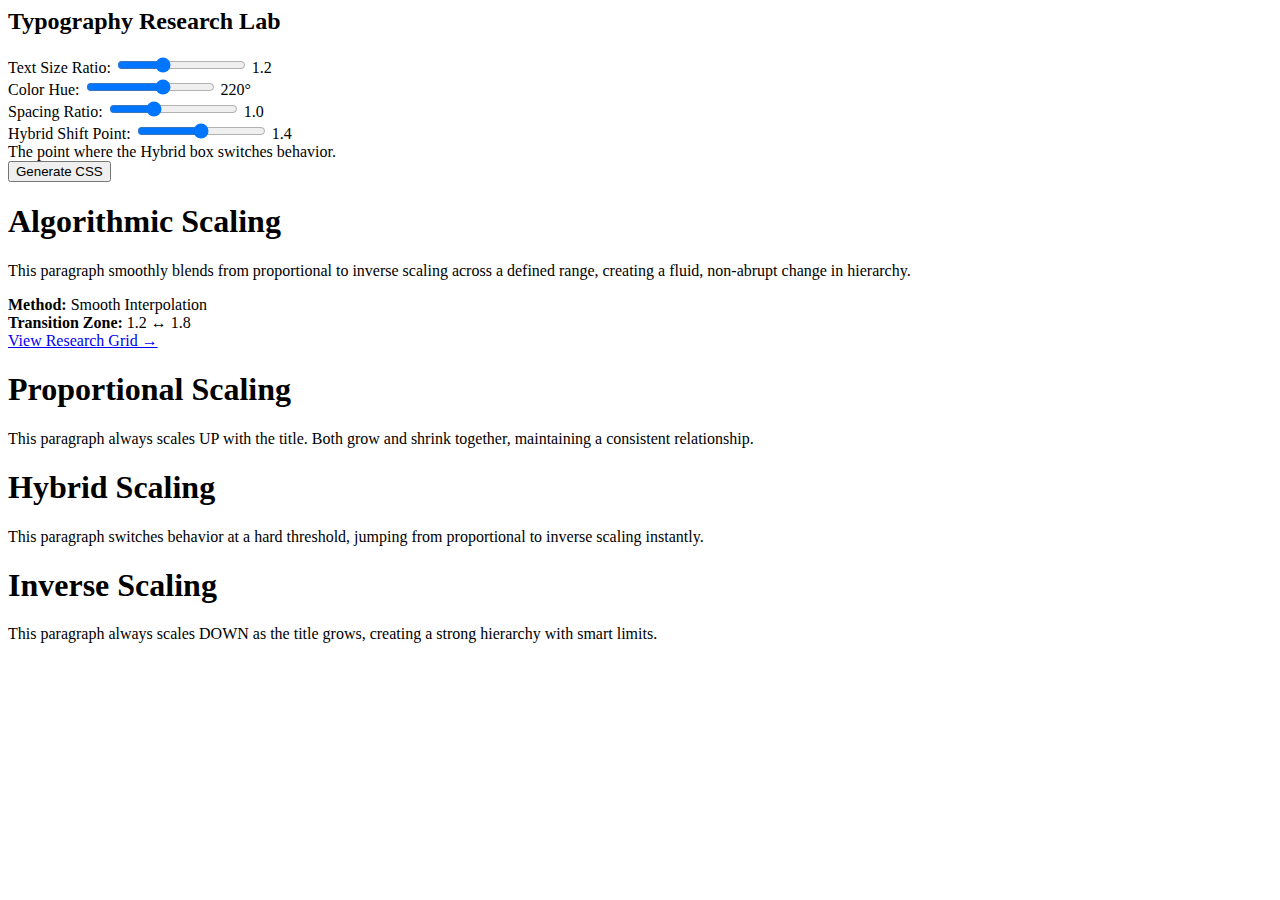
<file: simple2/hybridConfigurator.html>
<body>
    <div class="page-container">
        <div class="top-row two-column">
            <div class="control-box">
                <h2>Typography Research Lab</h2>
                
                <div class="controls">
                    <div class="control">
                        <label for="textSize">Text Size Ratio:</label>
                        <input type="range" id="textSize" min="0.8" max="2" value="1.2" step="0.1">
                        <span id="textSizeValue">1.2</span>
                    </div>
                    
                    <div class="control">
                        <label for="hue">Color Hue:</label>
                        <input type="range" id="hue" min="0" max="360" value="220" step="1">
                        <span id="hueValue">220°</span>
                    </div>
                    
                    <div class="control">
                        <label for="spacing">Spacing Ratio:</label>
                        <input type="range" id="spacing" min="0.5" max="2" value="1" step="0.1">
                        <span id="spacingValue">1.0</span>
                    </div>
                    
                    <div class="control hybrid-control">
                        <label for="shiftPoint">Hybrid Shift Point:</label>
                        <input type="range" id="shiftPoint" min="0.8" max="2" value="1.4" step="0.1">
                        <span id="shiftPointValue">1.4</span>
                        <div class="control-hint">The point where the Hybrid box switches behavior.</div>
                    </div>
                </div>
                
                <button id="generateCSS" class="action-btn">Generate CSS</button>
            </div>
            
            <div class="text-box tertiary-box algorithmic-text research-box">
                <h1>Algorithmic Scaling</h1>
                <p class="style-d">This paragraph smoothly blends from proportional to inverse scaling across a defined range, creating a fluid, non-abrupt change in hierarchy.</p>
                <div class="scaling-note">
                    <strong>Method:</strong> Smooth Interpolation<br>
                    <strong>Transition Zone:</strong> 1.2 ↔ 1.8
                </div>
                <a href="simpleGrid.html" class="action-btn research-btn">View Research Grid →</a>
            </div>
        </div>

        <div class="bottom-row three-column">
            <div class="text-box primary-box proportional-text">
                <h1>Proportional Scaling</h1>
                <p class="style-a">This paragraph always scales UP with the title. Both grow and shrink together, maintaining a consistent relationship.</p>
            </div>
            
            <div class="text-box tertiary-box hybrid-text">
                <h1>Hybrid Scaling</h1>
                <p class="style-c">This paragraph switches behavior at a hard threshold, jumping from proportional to inverse scaling instantly.</p>
            </div>
            
            <div class="text-box secondary-box inverse-text">
                <h1>Inverse Scaling</h1>
                <p class="style-b">This paragraph always scales DOWN as the title grows, creating a strong hierarchy with smart limits.</p>
            </div>
        </div>
    </div>
    
    <script src="simpleScript.js"></script>
</body>
</file>
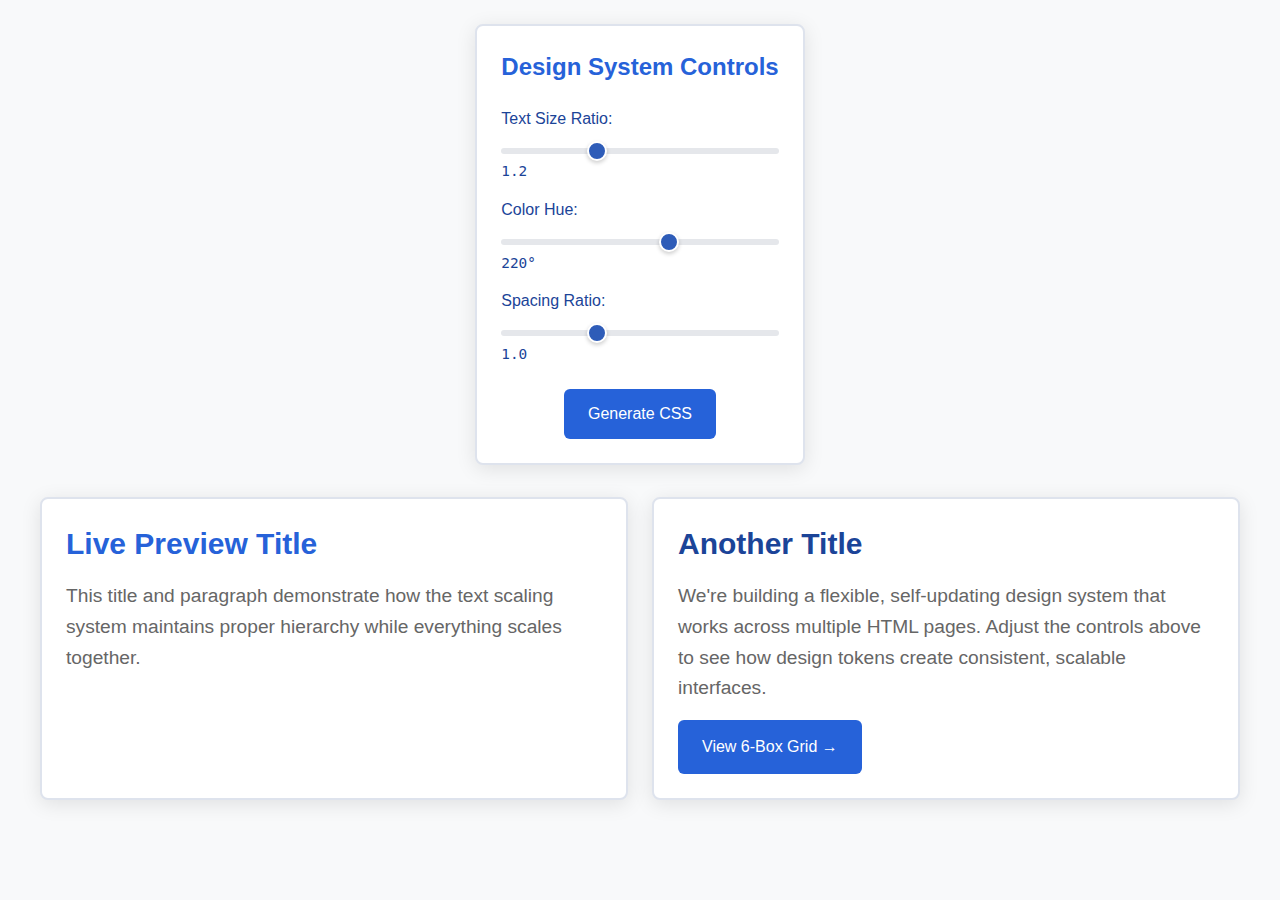
<file: simple2/simpleConfigurator.html>
<!DOCTYPE html>
<html lang="en">
<head>
    <meta charset="UTF-8">
    <meta name="viewport" content="width=device-width, initial-scale=1.0">
    <title>Fontolo Simple - Design Token Configurator</title>
    <link rel="stylesheet" href="simpleStyle.css">
</head>
<body>
    <div class="page-container">
        <!-- Top Row: Controls -->
        <div class="top-row">
            <div class="control-box">
                <h2>Design System Controls</h2>
                
                <div class="controls">
                    <div class="control">
                        <label for="textSize">Text Size Ratio:</label>
                        <input type="range" id="textSize" min="0.8" max="2" value="1.2" step="0.1">
                        <span id="textSizeValue">1.2</span>
                    </div>
                    
                    <div class="control">
                        <label for="hue">Color Hue:</label>
                        <input type="range" id="hue" min="0" max="360" value="220" step="1">
                        <span id="hueValue">220°</span>
                    </div>
                    
                    <div class="control">
                        <label for="spacing">Spacing Ratio:</label>
                        <input type="range" id="spacing" min="0.5" max="2" value="1" step="0.1">
                        <span id="spacingValue">1.0</span>
                    </div>
                </div>
                
                <button id="generateCSS" class="action-btn">Generate CSS</button>
            </div>
        </div>

        <!-- Bottom Row: Two Text Boxes -->
        <div class="bottom-row">
            <div class="text-box primary-box">
                <h1>Live Preview Title</h1>
                <p>This title and paragraph demonstrate how the text scaling system maintains proper hierarchy while everything scales together.</p>
            </div>
            
            <div class="text-box secondary-box">
                <h1>Another Title</h1>
                <p>We're building a flexible, self-updating design system that works across multiple HTML pages. Adjust the controls above to see how design tokens create consistent, scalable interfaces.</p>
                <a href="simpleGrid.html" class="action-btn" style="margin-top: var(--base-spacing);">View 6-Box Grid →</a>
            </div>
        </div>
    </div>
    
    <script src="simpleScript.js"></script>
</body>
</html>
</file>
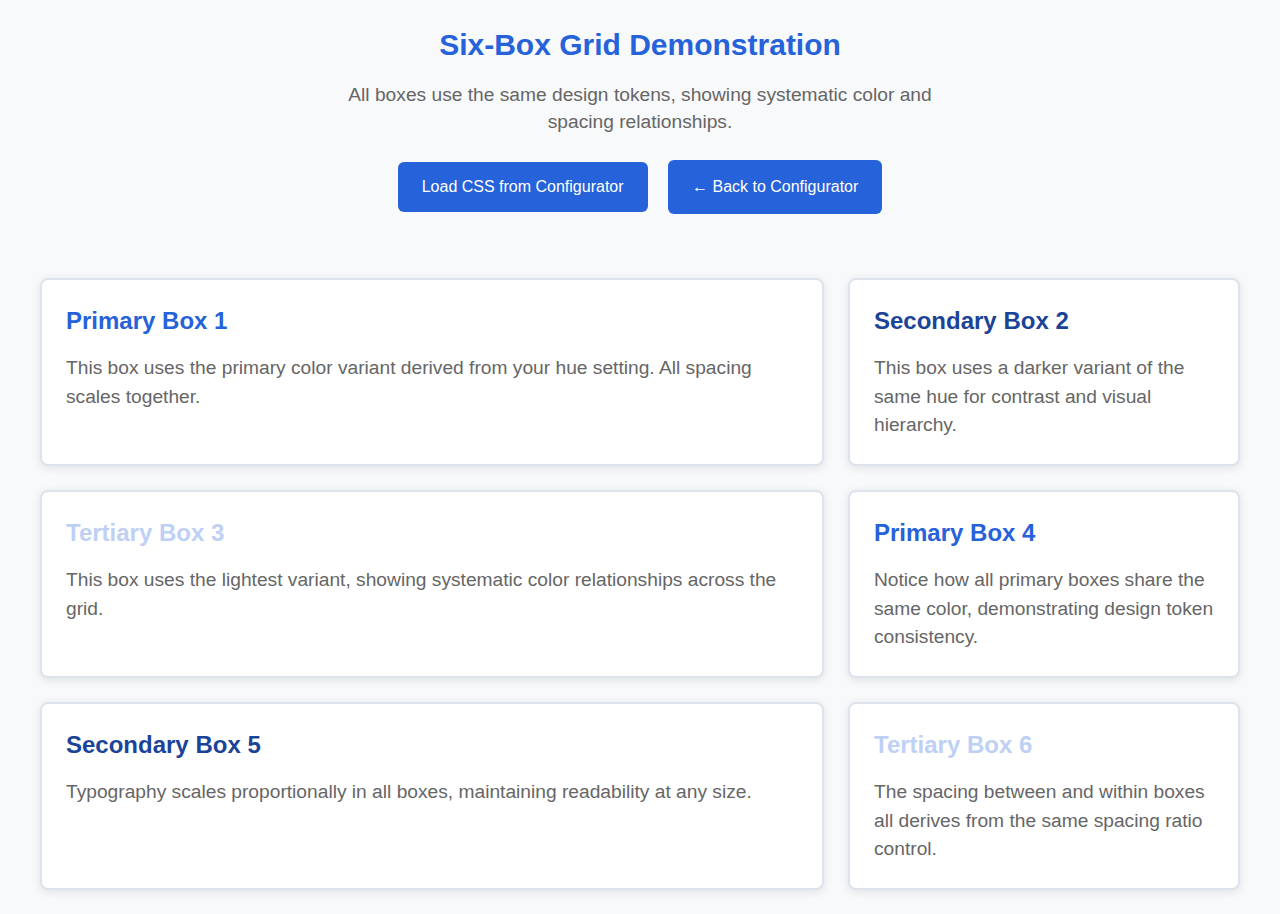
<file: simple2/simpleGrid.html>
<!DOCTYPE html>
<html lang="en">
<head>
    <meta charset="UTF-8">
    <meta name="viewport" content="width=device-width, initial-scale=1.0">
    <title>Fontolo Simple - 6-Box Grid Demo</title>
    <link rel="stylesheet" href="simpleStyle.css">
</head>
<body>
    <div class="page-container">
        <div class="grid-header">
            <h1>Six-Box Grid Demonstration</h1>
            <p>All boxes use the same design tokens, showing systematic color and spacing relationships.</p>
            <button id="loadCSS" class="action-btn">Load CSS from Configurator</button>
            <a href="simpleConfigurator.html" class="action-btn" style="margin-left: var(--base-spacing);">← Back to Configurator</a>
        </div>
        
        <div class="grid-container six-grid">
            <div class="demo-box primary">
                <h2>Primary Box 1</h2>
                <p>This box uses the primary color variant derived from your hue setting. All spacing scales together.</p>
            </div>
            
            <div class="demo-box secondary">
                <h2>Secondary Box 2</h2>
                <p>This box uses a darker variant of the same hue for contrast and visual hierarchy.</p>
            </div>
            
            <div class="demo-box tertiary">
                <h2>Tertiary Box 3</h2>
                <p>This box uses the lightest variant, showing systematic color relationships across the grid.</p>
            </div>

            <div class="demo-box primary">
                <h2>Primary Box 4</h2>
                <p>Notice how all primary boxes share the same color, demonstrating design token consistency.</p>
            </div>
            
            <div class="demo-box secondary">
                <h2>Secondary Box 5</h2>
                <p>Typography scales proportionally in all boxes, maintaining readability at any size.</p>
            </div>
            
            <div class="demo-box tertiary">
                <h2>Tertiary Box 6</h2>
                <p>The spacing between and within boxes all derives from the same spacing ratio control.</p>
            </div>
        </div>
    </div>
    
    <script src="simpleScript.js"></script>
</body>
</html>
</file>
<file: simple2/simpleStyle.css>
/* ========================================= */
/* FONTOLO SIMPLE - DESIGN TOKEN SYSTEM     */
/* A minimal, self-demonstrating CSS        */
/* design system configurator                */
/* ========================================= */

/* ========================================= */
/* TYPOGRAPHY SCALING TESTS                 */
/* Two different approaches to compare       */
/* ========================================= */

:root {
    /* Core user-controlled variables */
    --text-ratio: 1.2;        /* Multiplier for scaling text sizes */
    --hue: 220;               /* Base hue (0-360) for entire color system */
    --spacing-ratio: 1;       /* Multiplier for all spacing and padding */
    
    /* Base typography */
    --base-size: 16px;                                    /* Foundation text size */
    
    /* STYLE A: Proportional Scaling - everything scales together */
    --paragraph-size-a: calc(var(--base-size) * var(--text-ratio));
    --large-size-a: calc(var(--paragraph-size-a) * 1.25);
    --xlarge-size-a: calc(var(--large-size-a) * 1.25);
    
    /* STYLE B: Inverse Scaling - paragraph gets smaller as title grows */
    --paragraph-ratio-b: clamp(1.1, calc(1 / var(--text-ratio)), 1.4);
    --paragraph-size-b: calc(var(--base-size) * var(--paragraph-ratio-b));
    --large-size-b: calc(var(--base-size) * var(--text-ratio) * 1.25);
    --xlarge-size-b: calc(var(--large-size-b) * 1.25);
    
    /* Default sizes - use proportional as default */
    --paragraph-size: var(--paragraph-size-a);
    --large-size: var(--large-size-a);
    --xlarge-size: var(--xlarge-size-a);
    
    /* Spacing scale */
    --base-spacing: calc(1rem * var(--spacing-ratio));    /* Standard gap/padding */
    --large-spacing: calc(1.5rem * var(--spacing-ratio)); /* Larger sections */
    --xl-spacing: calc(2rem * var(--spacing-ratio));      /* Page-level spacing */
    
    /* Color system - all colors derive from the single hue variable */
    --primary-color: hsl(var(--hue), 70%, 50%);    /* Main brand color */
    --secondary-color: hsl(var(--hue), 70%, 35%);  /* Darker variant for contrast */
    --tertiary-color: hsl(var(--hue), 70%, 85%);   /* Light variant for subtle elements */
    --border-color: hsl(var(--hue), 30%, 90%);     /* Very light borders */
    --slider-color: hsl(var(--hue), 60%, 45%);     /* Interactive elements */
}

/* ========================================= */
/* TYPOGRAPHY STYLE APPLICATIONS            */
/* ========================================= */

/* Style A: Proportional scaling paragraphs */
.style-a {
    font-size: var(--paragraph-size-a) !important;
    line-height: calc(1.6 * var(--spacing-ratio));
}

/* Style B: Inverse scaling paragraphs */
.style-b {
    font-size: var(--paragraph-size-b) !important;
    line-height: calc(1.6 * var(--spacing-ratio));
}

/* Container classes for heading sizes */
.proportional-text h1 { font-size: var(--xlarge-size-a) !important; }
.proportional-text h2 { font-size: var(--large-size-a) !important; }

.inverse-text h1 { font-size: var(--xlarge-size-b) !important; }
.inverse-text h2 { font-size: var(--large-size-b) !important; }

/* ========================================= */
/* SCALING NOTES (Visual Indicators)        */
/* ========================================= */

.scaling-note {
    margin-top: var(--base-spacing);
    padding: var(--base-spacing);
    background: var(--tertiary-color);
    border-radius: calc(4px * var(--spacing-ratio));
    font-size: calc(var(--base-size) * 0.85);
    color: var(--secondary-color);
    border-left: 3px solid var(--primary-color);
}

/* ========================================= */
/* BROWSER RESET & BASE STYLES              */
/* ========================================= */
* {
    margin: 0;           /* Remove all default margins */
    padding: 0;          /* Remove all default padding */
    box-sizing: border-box;  /* Include padding/border in element width */
}

body {
    font-family: -apple-system, BlinkMacSystemFont, 'Segoe UI', sans-serif;  /* System fonts */
    font-size: var(--base-size);                    /* Uses our token system */
    line-height: calc(1.4 * var(--spacing-ratio)); /* Line height scales with spacing */
    background: #f8f9fa;                           /* Light neutral background */
    padding: var(--large-spacing);                 /* Page padding scales with system */
}


/* ========================================= */
/* PAGE LAYOUT CONTAINERS                   */
/* ========================================= */

/* Main page container - holds all content */
.page-container {
    max-width: 1200px;           /* Wider for two-column layout */
    margin: 0 auto;              /* Centers horizontally */
    display: flex;               /* Flexbox for layout control */
    flex-direction: column;      /* Stack rows vertically */
    gap: var(--xl-spacing);      /* Space between rows scales with system */
}

/* Top row - contains the control box */
.top-row {
    display: flex;
    justify-content: center;     /* Center the control box */
}

/* Bottom row - contains two text boxes side by side */
.bottom-row {
    display: grid;
    grid-template-columns: 1fr 1fr;    /* Two equal columns */
    gap: var(--large-spacing);         /* Gap scales with system */
}

/* ========================================= */
/* CONTROL BOX (Top Row)                    */
/* ========================================= */

/* Main control box - the white card containing all controls */
.control-box {
    background: white;                                      /* Clean white background */
    padding: var(--large-spacing);                        /* Padding scales with system */
    border-radius: calc(8px * var(--spacing-ratio));      /* Corner radius scales with spacing */
    box-shadow: 0 4px 20px rgba(0,0,0,0.1);              /* Subtle shadow for depth */
    border: 2px solid var(--border-color);               /* Border uses system color */
    text-align: center;                                   /* Center-align content */
    max-width: 500px;                                     /* Prevent overly wide controls */
}

/* Control box heading */
.control-box h2 {
    font-size: var(--large-size);         /* Uses large text scale */
    color: var(--primary-color);          /* Uses primary brand color */
    margin-bottom: var(--large-spacing);  /* Spacing scales with system */
    font-weight: 600;                     /* Semi-bold weight */
}

/* ========================================= */
/* TEXT BOXES (Bottom Row)                  */
/* ========================================= */

/* Individual text boxes */
.text-box {
    background: white;                                  /* Clean white background */
    padding: var(--large-spacing);                    /* Padding scales with system */
    border-radius: calc(8px * var(--spacing-ratio));  /* Border radius scales */
    box-shadow: 0 4px 20px rgba(0,0,0,0.1);          /* Subtle shadow for depth */
    border: 2px solid var(--border-color);           /* Border uses system color */
}

/* Text box titles */
.text-box h1 {
    font-size: var(--xlarge-size);        /* Uses largest text scale */
    margin-bottom: var(--base-spacing);   /* Space below title */
    font-weight: 600;                     /* Semi-bold weight */
}

/* Text box paragraphs */
.text-box p {
    font-size: var(--paragraph-size);              /* Uses calculated paragraph size */
    line-height: calc(1.6 * var(--spacing-ratio)); /* Line height scales with spacing */
    color: #666;                                   /* Muted gray for body text */
}

/* Color variants for text boxes */
.primary-box h1 { color: var(--primary-color); }
.secondary-box h1 { color: var(--secondary-color); }

/* ========================================= */
/* GRID HEADER (Grid Page)                  */
/* ========================================= */

.grid-header {
    text-align: center;
    margin-bottom: var(--xl-spacing);
}

.grid-header h1 {
    font-size: var(--xlarge-size);
    color: var(--primary-color);
    margin-bottom: var(--base-spacing);
    font-weight: 600;
}

.grid-header p {
    font-size: var(--paragraph-size);
    color: #666;
    margin-bottom: var(--large-spacing);
    max-width: 600px;
    margin-left: auto;
    margin-right: auto;
}

/* ========================================= */
/* ADVANCED GRID LAYOUT (Grid Page)         */
/* ========================================= */

/* Six-box grid with feature layout */
.six-grid {
    display: grid;
    grid-template-columns: 2fr 1fr;                    /* Large feature area + smaller column */
    grid-template-rows: auto auto auto;                /* Three rows */
    gap: var(--large-spacing);                        /* Gap scales with system */
    grid-template-areas: 
        "feature    box2"
        "box3       box4" 
        "box5       box6";
}

/* Feature box - spans multiple grid areas */
.demo-box.feature {
    grid-area: feature;                              /* Takes up the large feature area */
    background: linear-gradient(135deg, 
        hsl(var(--hue), 70%, 96%) 0%, 
        hsl(var(--hue), 50%, 98%) 100%);           /* Subtle gradient background */
    border: 2px solid var(--primary-color);         /* Primary border for emphasis */
    display: flex;
    flex-direction: column;
    justify-content: center;
    text-align: center;
    min-height: 200px;                              /* Ensure adequate height */
}

.demo-box.feature h2 {
    font-size: var(--xlarge-size);                 /* Larger title for feature */
    color: var(--primary-color);
    margin-bottom: var(--large-spacing);
}

.demo-box.feature p {
    font-size: var(--large-size);                  /* Larger text for feature */
    margin-bottom: var(--large-spacing);
    max-width: 500px;
    margin-left: auto;
    margin-right: auto;
}

/* Regular grid boxes */
.demo-box.box2 { grid-area: box2; }
.demo-box.box3 { grid-area: box3; }
.demo-box.box4 { grid-area: box4; }
.demo-box.box5 { grid-area: box5; }
.demo-box.box6 { grid-area: box6; }

/* ========================================= */
/* FORM CONTROLS & SLIDERS                  */
/* ========================================= */

/* Container for all slider controls */
.controls {
    margin-bottom: var(--large-spacing);   /* Space below controls scales with system */
}

/* Individual control group (label + slider + value) */
.control {
    margin-bottom: var(--base-spacing);    /* Spacing between controls */
    text-align: left;                      /* Left-align labels for readability */
}

/* Control labels */
.control label {
    display: block;                                     /* Full-width block element */
    margin-bottom: calc(var(--base-spacing) * 0.5);   /* Half-space below labels */
    font-weight: 500;                                  /* Medium weight for emphasis */
    color: var(--secondary-color);                    /* Uses secondary color */
}

/* ===================================== */
/* CUSTOM SLIDER STYLING                 */
/* ===================================== */

/* Base slider track styling */
.control input[type="range"] {
    width: 100%;                                    /* Full width of container */
    margin-bottom: calc(var(--base-spacing) * 0.25);  /* Small space below */
    height: 6px;                                    /* Track height */
    border-radius: 3px;                             /* Rounded track */
    background: #e5e7eb;                           /* Default track color */
    outline: none;                                  /* Remove focus outline */
    -webkit-appearance: none;                       /* Remove default browser styling */
}

/* Slider thumb (the draggable circle) - WebKit browsers */
.control input[type="range"]::-webkit-slider-thumb {
    -webkit-appearance: none;       /* Remove default styling */
    appearance: none;
    width: 20px;                    /* Thumb size */
    height: 20px;
    border-radius: 50%;             /* Perfect circle */
    background: var(--slider-color);  /* Uses our color system */
    cursor: pointer;                /* Pointer cursor on hover */
    border: 2px solid white;        /* White border for contrast */
    box-shadow: 0 2px 4px rgba(0,0,0,0.2);  /* Subtle shadow for depth */
}

/* Slider thumb - Firefox */
.control input[type="range"]::-moz-range-thumb {
    width: 20px;
    height: 20px;
    border-radius: 50%;
    background: var(--slider-color);
    cursor: pointer;
    border: 2px solid white;
    box-shadow: 0 2px 4px rgba(0,0,0,0.2);
}

/* Slider track with gradient - WebKit browsers */
.control input[type="range"]::-webkit-slider-track {
    background: linear-gradient(to right, var(--tertiary-color) 0%, var(--primary-color) 100%);
    height: 6px;                    /* Match the input height */
    border-radius: 3px;             /* Rounded corners */
}

/* Slider track with gradient - Firefox */
.control input[type="range"]::-moz-range-track {
    background: linear-gradient(to right, var(--tertiary-color) 0%, var(--primary-color) 100%);
    height: 6px;
    border-radius: 3px;
    border: none;                   /* Remove default border */
}

/* Value display next to sliders */
.control span {
    font-size: calc(var(--base-size) * 0.9);  /* Slightly smaller than base */
    color: var(--secondary-color);             /* Muted color */
    font-family: monospace;                    /* Monospace for consistent number width */
}

/* ========================================= */
/* BUTTONS & INTERACTIVE ELEMENTS           */
/* ========================================= */

/* Primary action button - fully integrated with design system */
.action-btn {
    background: var(--primary-color);              /* Uses primary brand color */
    color: white;                                  /* White text for contrast */
    border: none;                                  /* Remove default border */
    padding: var(--base-spacing) var(--large-spacing);  /* Padding scales with system */
    border-radius: calc(6px * var(--spacing-ratio));    /* Border radius scales */
    font-size: var(--base-size);                  /* Font size matches system */
    font-weight: 500;                             /* Medium weight */
    cursor: pointer;                              /* Pointer cursor */
    transition: all 0.2s ease;                   /* Smooth hover transitions */
    display: inline-block;                        /* Allow side-by-side buttons */
    text-decoration: none;                        /* No underline for link buttons */
}

/* Button hover state */
.action-btn:hover {
    background: var(--secondary-color);    /* Darker color on hover */
    transform: translateY(-1px);          /* Subtle lift effect */
}

/* ========================================= */
/* STANDARD DEMO BOXES                      */
/* ========================================= */

/* Individual demo boxes in the grid */
.demo-box {
    background: white;                                  /* Clean white background */
    padding: var(--large-spacing);                    /* Padding scales with system */
    border-radius: calc(8px * var(--spacing-ratio));  /* Border radius scales */
    border: 2px solid var(--border-color);           /* Border uses system color */
    box-shadow: 0 2px 10px rgba(0,0,0,0.1);         /* Subtle shadow */
}

/* Demo box headings */
.demo-box h2 {
    font-size: var(--large-size);          /* Uses large text scale */
    margin-bottom: var(--base-spacing);    /* Space below headings */
    font-weight: 600;                      /* Semi-bold weight */
}

/* Demo box paragraphs */
.demo-box p {
    line-height: calc(1.5 * var(--spacing-ratio));  /* Line height scales */
    font-size: var(--paragraph-size);               /* Uses calculated paragraph size */
    color: #666;                                     /* Muted text color */
}

/* ===================================== */
/* COLOR VARIANTS FOR DEMO BOXES         */
/* ===================================== */
.demo-box.primary h2 { color: var(--primary-color); }    /* Primary color variant */
.demo-box.secondary h2 { color: var(--secondary-color); } /* Secondary color variant */
.demo-box.tertiary h2 { color: var(--tertiary-color); }   /* Tertiary color variant */

/* ========================================= */
/* RESPONSIVE DESIGN                        */
/* ========================================= */

/* Mobile and tablet adjustments */
@media (max-width: 968px) {
    /* Simplify grid on medium screens */
    .six-grid {
        grid-template-columns: 1fr 1fr;            /* Two columns */
        grid-template-areas: 
            "feature  feature"
            "box2     box3" 
            "box4     box5"
            "box6     box6";                       /* Box 6 spans full width */
    }
}

@media (max-width: 768px) {
    /* Stack everything on mobile */
    .bottom-row {
        grid-template-columns: 1fr;               /* Single column layout */
    }
    
    .six-grid {
        grid-template-columns: 1fr;               /* Single column */
        grid-template-areas: 
            "feature"
            "box2" 
            "box3"
            "box4"
            "box5"
            "box6";
    }
    
    /* Adjust page container padding on mobile */
    .page-container {
        padding: var(--base-spacing);             /* Reduced padding */
    }
    
    /* Reduce control box padding on mobile */
    .control-box {
        padding: var(--base-spacing);             /* Smaller padding for mobile */
        max-width: 100%;                          /* Full width on mobile */
    }
    
    /* Adjust feature box on mobile */
    .demo-box.feature {
        min-height: 150px;                        /* Smaller on mobile */
    }
    
    .demo-box.feature h2 {
        font-size: var(--large-size);            /* Smaller title on mobile */
    }
    
    .demo-box.feature p {
        font-size: var(--paragraph-size);        /* Smaller text on mobile */
    }
}

/* ========================================= */
/* DESIGN SYSTEM NOTES                      */
/* ========================================= */

/*
This updated grid system demonstrates:

1. ASYMMETRICAL LAYOUTS:
   - Large feature area for important content/controls
   - Five smaller boxes showing systematic application
   - Responsive behavior that maintains hierarchy

2. VISUAL HIERARCHY:
   - Feature box gets primary border and gradient
   - Larger typography in feature area
   - Clear content organization

3. GRID AREAS:
   - Clean, semantic grid-template-areas
   - Easy to modify layout structure
   - Responsive breakpoints that make sense

This shows how design tokens can drive consistency
across complex, asymmetrical layouts while maintaining
clear visual hierarchy and responsive behavior.
*/
</file>
